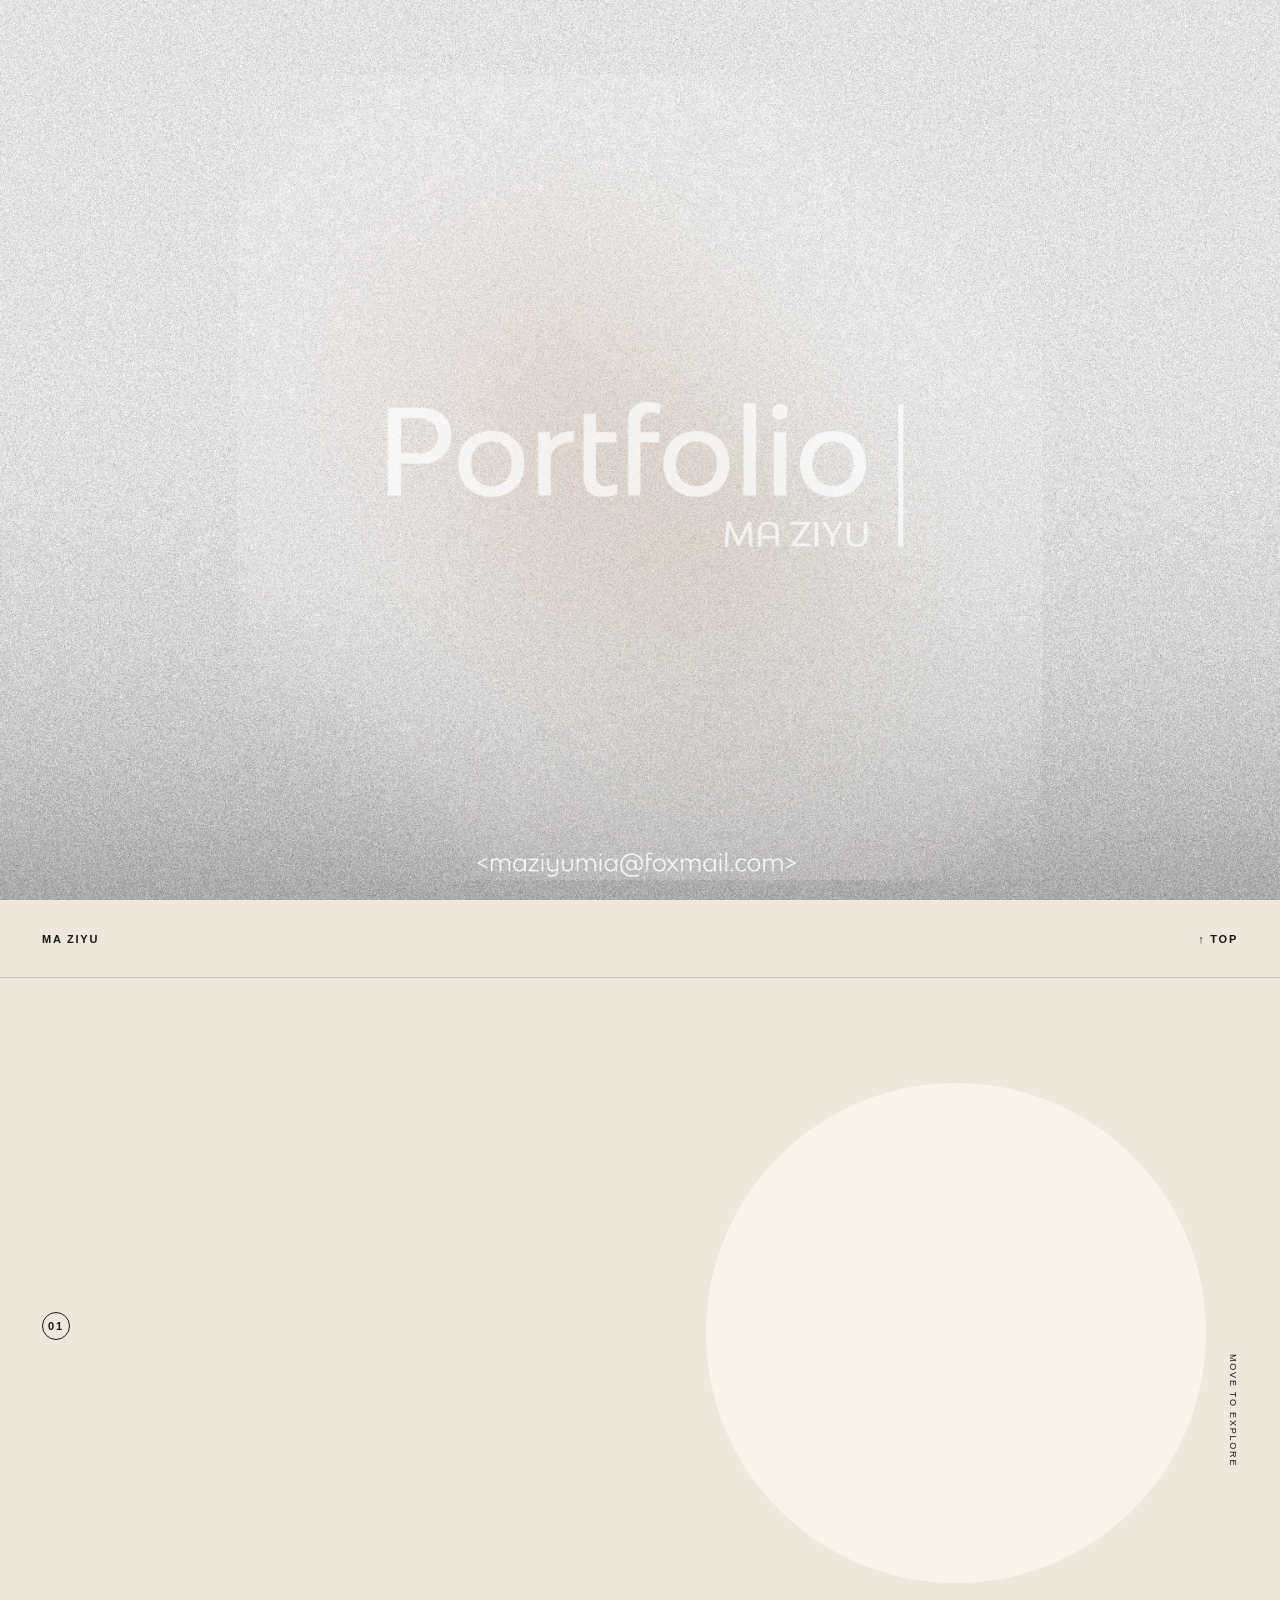
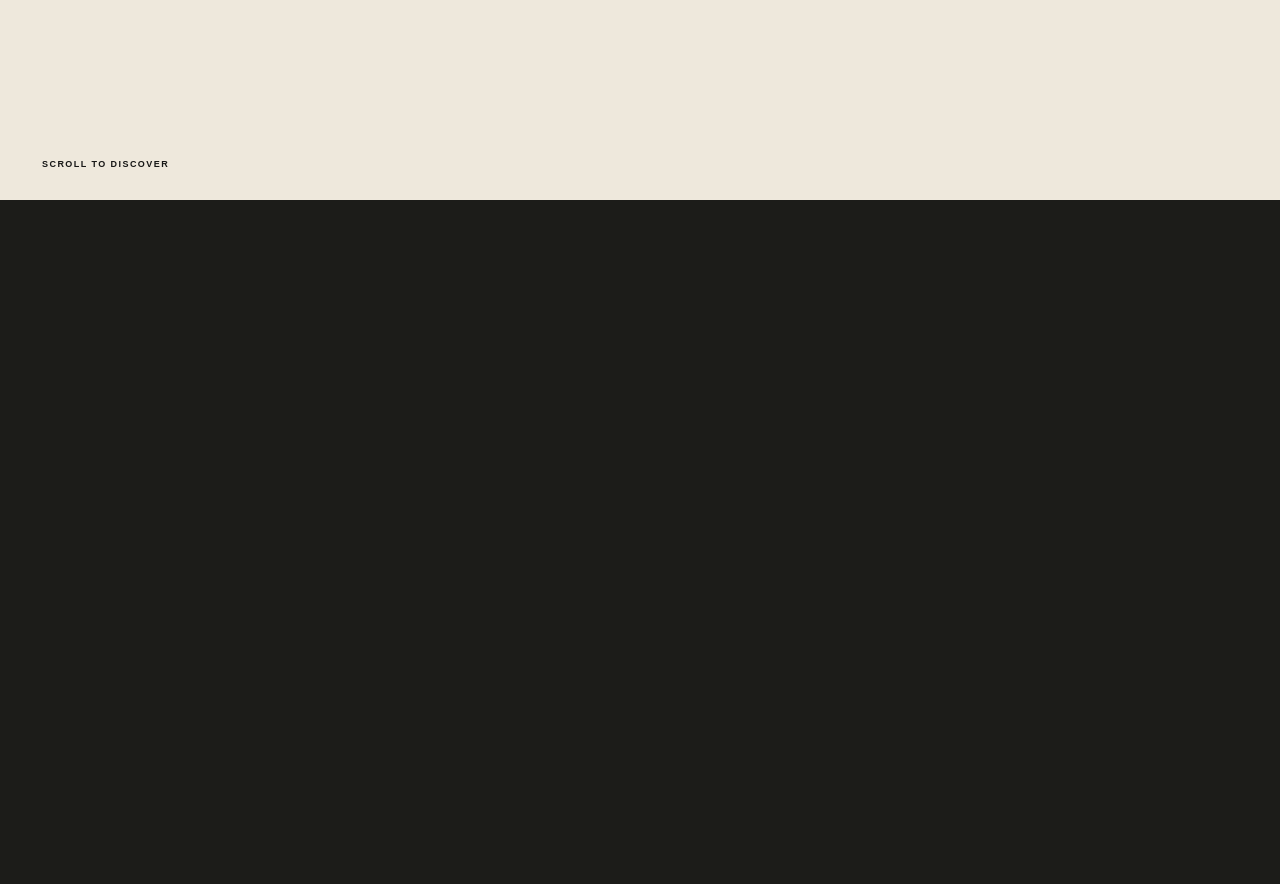
<file: index.html>
<!doctype html>
<html lang="zh-CN">
<head>
  <meta charset="utf-8">
  <meta name="viewport" content="width=device-width,initial-scale=1">
  <title>MA ZIYU — Portfolio</title>
  <link rel="stylesheet" href="./beauty-system/style.css">
  <style>
    html{scroll-behavior:smooth}.cover{position:relative;width:100%;height:100svh;overflow:hidden;background:#121212}.layer{position:absolute;inset:0;background:center/cover no-repeat;opacity:0}.clean{transition:opacity 1.2s ease}.full{filter:blur(12px);transition:opacity 4.5s cubic-bezier(.16,1,.3,1),filter 4.5s cubic-bezier(.16,1,.3,1)}.ready .clean,.ready .full{opacity:1}.ready .full{filter:none}.entry{position:absolute;inset:0}.entry:focus-visible{outline:2px solid white;outline-offset:-8px}.project-shell{position:relative}@media(prefers-reduced-motion:reduce){.layer{transition:none}}
  </style>
</head>
<body data-page="home">
  <section class="cover" id="cover">
    <div class="layer clean" id="clean"></div>
    <div class="layer full" id="full"></div>
    <a class="entry" id="entry" href="#project"></a>
  </section>
  <div class="project-shell" id="project">
    <header class="project-header"><a href="#cover">MA ZIYU</a><span id="edition"></span><a href="#cover">↑ TOP</a></header>
    <main>
      <section class="hero">
        <div class="copy"><p class="eyebrow"><b>01</b><span id="eyebrow"></span></p><h1><span id="heading"></span><br><em id="accent"></em></h1><p id="intro"></p></div>
        <div class="stage" id="stage"><i></i><small>MOVE TO EXPLORE</small></div>
        <a class="scroll" href="#story">SCROLL TO DISCOVER</a>
      </section>
      <section class="story" id="story"><p id="chapter"></p><h2 id="chapterTitle"></h2><div id="chapterText"></div></section>
    </main>
  </div>
  <script src="./content.js"></script>
  <script>
    const c=PORTFOLIO.home,hero=document.querySelector('#cover');
    document.title=c.title;
    clean.style.backgroundImage=`url('${c.cleanImage}')`;
    full.style.backgroundImage=`url('${c.fullImage}')`;
    entry.ariaLabel=c.projectLabel;
    Promise.all([c.cleanImage,c.fullImage].map(src=>new Promise(done=>{const i=new Image;i.onload=i.onerror=done;i.src=src}))).then(()=>hero.classList.add('ready'));
    setTimeout(()=>hero.classList.add('ready'),2500);
  </script>
  <script src="./beauty-system/script.js"></script>
</body>
</html>
</file>
<file: beauty-system/style.css>
:root{--paper:#eee8dc;--ink:#171716;--accent:#ef5e39}*{box-sizing:border-box}html{scroll-behavior:smooth}body{margin:0;background:var(--paper);color:var(--ink);font-family:Arial,sans-serif}.project-header{position:absolute;z-index:9;width:100%;height:78px;padding:0 42px;border-bottom:1px solid #17171630;display:flex;align-items:center;justify-content:space-between;font-size:11px;letter-spacing:.16em}a{color:inherit;text-decoration:none;font-weight:700}.hero{min-height:100svh;display:grid;grid-template-columns:minmax(290px,.75fr) minmax(560px,1.45fr);padding:124px 42px 42px;position:relative;overflow:hidden}.copy{align-self:center;z-index:2;max-width:500px}.eyebrow{display:flex;gap:12px;align-items:center;font-size:11px;letter-spacing:.18em;text-transform:uppercase}.eyebrow b{border:1px solid;border-radius:50%;width:28px;height:28px;display:grid;place-items:center}h1{font:400 clamp(64px,7.1vw,116px)/.82 Georgia,serif;letter-spacing:-.065em;margin:28px 0 38px}h1 em{color:var(--accent);font-weight:400}#intro{max-width:355px;line-height:1.55;font-size:14px}.stage{--x:0;--y:0;position:relative;min-height:620px;perspective:1200px}.stage>i{position:absolute;width:500px;height:500px;border-radius:50%;background:#fffaf0aa;right:4%;top:8%;transform:translate(calc(var(--x)*-8px),calc(var(--y)*-8px))}.stage>small{position:absolute;right:0;top:45%;font-size:9px;letter-spacing:.2em;writing-mode:vertical-rl}.product{--d:1;--n:0;position:absolute;width:130px;height:330px;border:0;background:none;padding:0;cursor:pointer;transform:translate(calc(var(--x)*var(--d)*15px),calc(var(--y)*var(--d)*11px));animation:float calc(4.7s + var(--n)*.2s) ease-in-out infinite}.product:nth-of-type(2){left:4%;bottom:7%}.product:nth-of-type(3){left:23%;top:12%}.product:nth-of-type(4){left:46%;bottom:12%}.product:nth-of-type(5){right:15%;top:4%}.product:nth-of-type(6){right:-1%;bottom:7%}.product img{width:100%;height:100%;object-fit:contain;filter:drop-shadow(0 18px 18px #35271b26)}.fallback{position:absolute;inset:30px 25px 45px;border-radius:45% 45% 18px 18px;background:linear-gradient(90deg,#9d4944,#ef9c87 48%,#7d3734);z-index:-1}.product:nth-of-type(3) .fallback{background:linear-gradient(90deg,#537384,#b9d1d3 48%,#425e70)}.product:nth-of-type(4) .fallback{background:linear-gradient(90deg,#c47782,#f3c8c2 48%,#a45f6b)}.product:nth-of-type(5) .fallback{background:linear-gradient(90deg,#be7064,#ffd0bc 48%,#9c4e49)}.product:nth-of-type(6) .fallback{background:linear-gradient(90deg,#292824,#898078 48%,#24231f)}.product label{position:absolute;left:50%;bottom:0;transform:translateX(-50%);white-space:nowrap;font-size:9px;letter-spacing:.12em;opacity:0}.product:hover label,.product:focus-visible label{opacity:.75}.scroll{position:absolute;left:42px;bottom:31px;font-size:9px;letter-spacing:.16em}.story{min-height:76vh;background:#1c1c19;color:var(--paper);padding:110px 7vw}.story>p{color:var(--accent);font-size:10px;letter-spacing:.2em}.story h2{white-space:pre-line;font:400 clamp(62px,9vw,140px)/.86 Georgia,serif;letter-spacing:-.06em;margin:70px 0}.story div{max-width:420px;margin-left:auto;font:italic 24px/1.35 Georgia,serif}@keyframes float{50%{translate:0 -14px}}@media(prefers-reduced-motion:reduce){*{animation:none!important;scroll-behavior:auto}}@media(max-width:900px){.project-header{padding:0 20px}.project-header span{display:none}.hero{grid-template-columns:1fr;min-height:950px;padding:105px 20px}.copy{align-self:start}.stage{position:absolute;left:10px;right:10px;top:400px;height:500px;min-height:0;transform:scale(.82);transform-origin:top left;width:120%}.scroll{left:20px}.story{padding:80px 24px}}@media(max-width:560px){h1{font-size:61px}.product:nth-of-type(3){display:none}.product:nth-of-type(4){left:30%}.product:nth-of-type(5){right:20%}}
</file>
